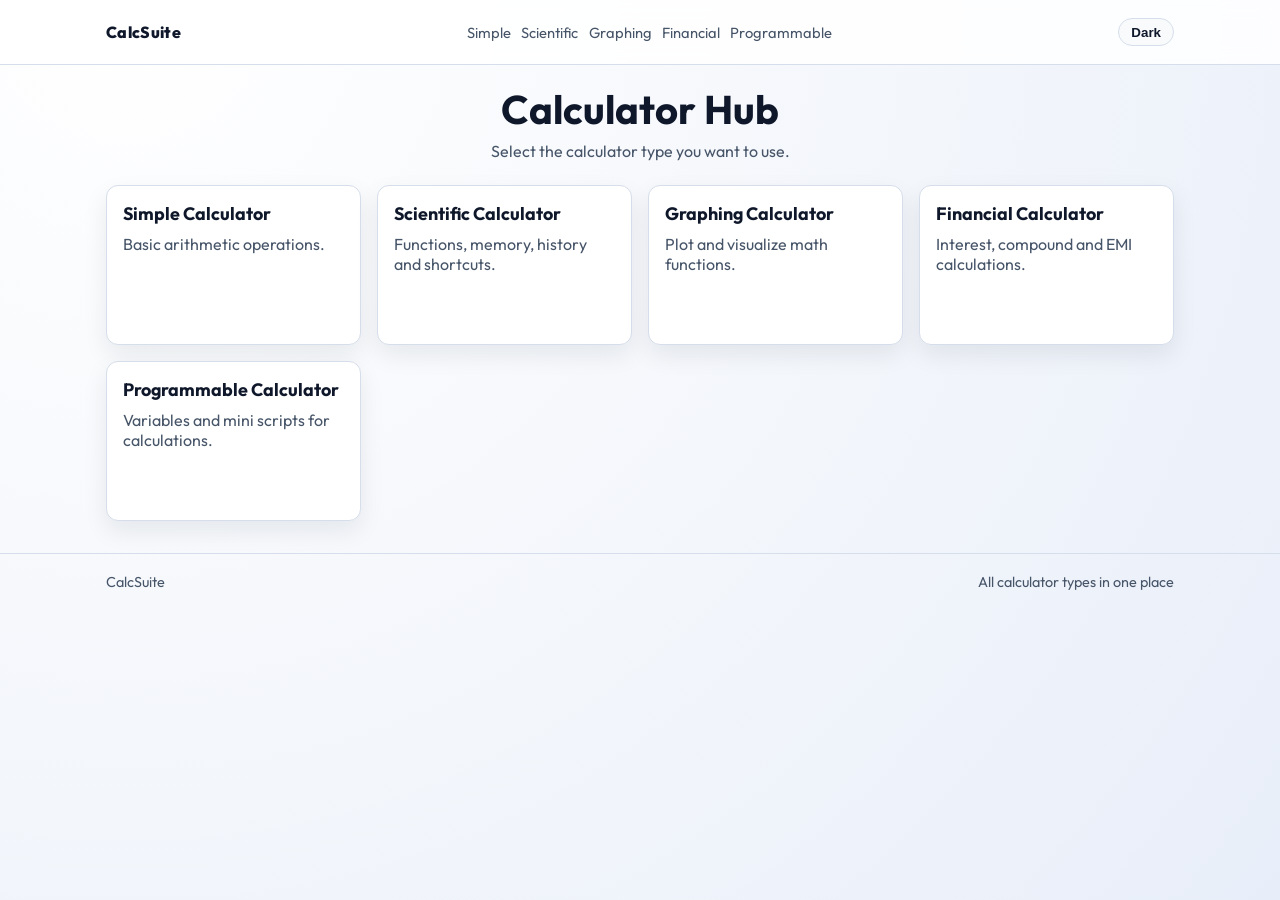
<file: index.html>
<!DOCTYPE html>
<html lang="en">
<head>
  <meta charset="UTF-8" />
  <meta name="viewport" content="width=device-width, initial-scale=1.0" />
  <title>Calculator Hub</title>
  <link rel="preconnect" href="https://fonts.googleapis.com" />
  <link rel="preconnect" href="https://fonts.gstatic.com" crossorigin />
  <link href="https://fonts.googleapis.com/css2?family=Outfit:wght@400;500;700&display=swap" rel="stylesheet" />
  <link rel="stylesheet" href="shared.css" />
  <link rel="stylesheet" href="landing.css" />
</head>
<body>
  <header class="site-header">
    <div class="shell header-row">
      <a class="brand" href="index.html">CalcSuite</a>
      <nav class="site-nav" aria-label="Main navigation">
        <a href="simple.html">Simple</a>
        <a href="scientific.html">Scientific</a>
        <a href="graphing.html">Graphing</a>
        <a href="financial.html">Financial</a>
        <a href="programmable.html">Programmable</a>
      </nav>
      <button class="theme-toggle" data-theme-toggle type="button">Dark</button>
    </div>
  </header>

  <main class="container">
    <header class="header">
      <h1>Calculator Hub</h1>
      <p>Select the calculator type you want to use.</p>
    </header>

    <section class="cards" aria-label="Calculator options">
      <a class="card" href="simple.html">
        <h2>Simple Calculator</h2>
        <p>Basic arithmetic operations.</p>
      </a>

      <a class="card" href="scientific.html">
        <h2>Scientific Calculator</h2>
        <p>Functions, memory, history and shortcuts.</p>
      </a>

      <a class="card" href="graphing.html">
        <h2>Graphing Calculator</h2>
        <p>Plot and visualize math functions.</p>
      </a>

      <a class="card" href="financial.html">
        <h2>Financial Calculator</h2>
        <p>Interest, compound and EMI calculations.</p>
      </a>

      <a class="card" href="programmable.html">
        <h2>Programmable Calculator</h2>
        <p>Variables and mini scripts for calculations.</p>
      </a>
    </section>
  </main>

  <footer class="site-footer">
    <div class="shell footer-row">
      <span>CalcSuite</span>
      <span>All calculator types in one place</span>
    </div>
  </footer>

  <script src="theme.js"></script>
</body>
</html>
</file>
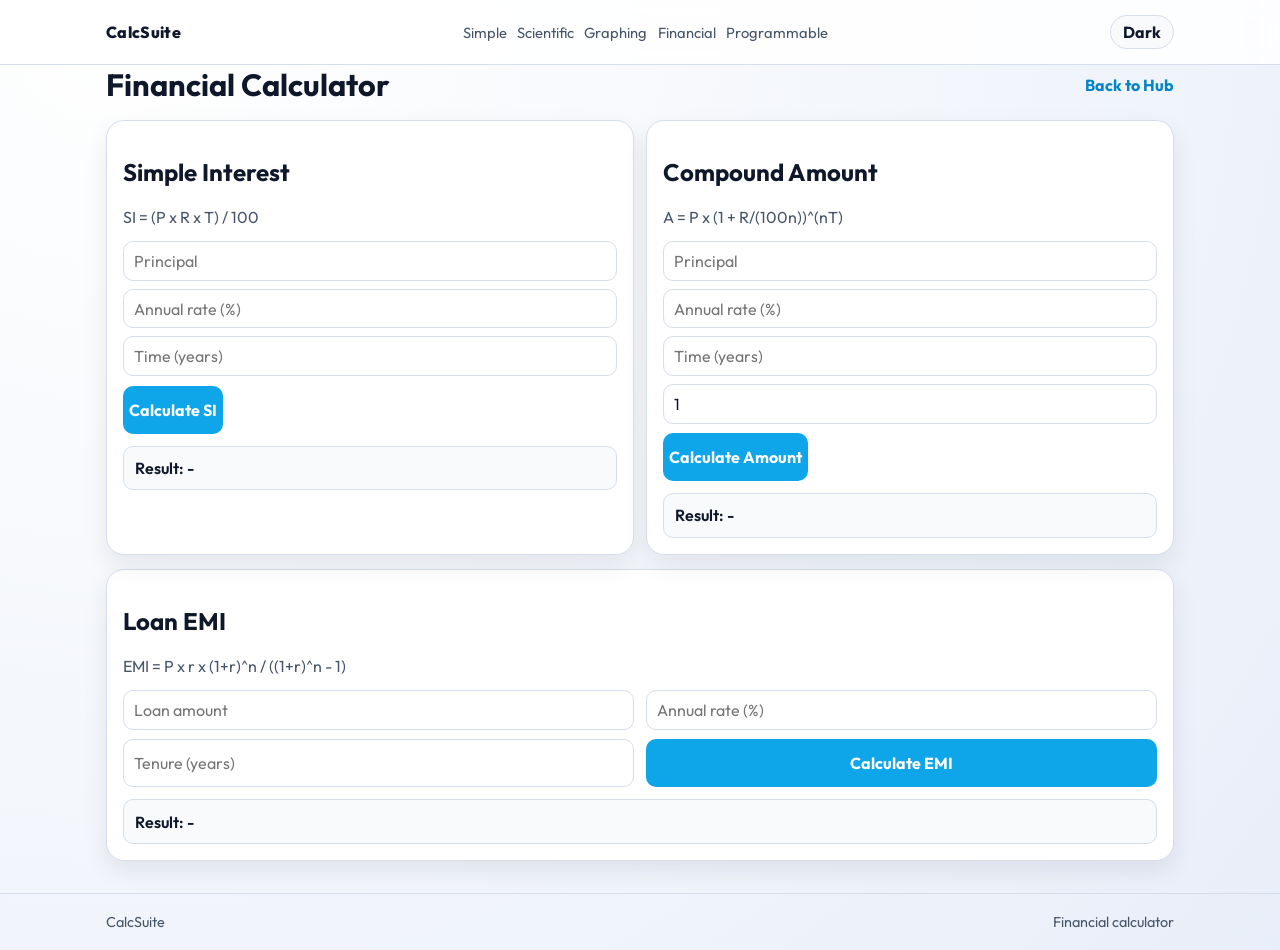
<file: financial.html>
<!DOCTYPE html>
<html lang="en">
<head>
  <meta charset="UTF-8" />
  <meta name="viewport" content="width=device-width, initial-scale=1.0" />
  <title>Financial Calculator</title>
  <link rel="preconnect" href="https://fonts.googleapis.com" />
  <link rel="preconnect" href="https://fonts.gstatic.com" crossorigin />
  <link href="https://fonts.googleapis.com/css2?family=Outfit:wght@400;500;700;800&display=swap" rel="stylesheet" />
  <link rel="stylesheet" href="shared.css" />
  <link rel="stylesheet" href="tool.css" />
</head>
<body>
  <header class="site-header">
    <div class="shell header-row">
      <a class="brand" href="index.html">CalcSuite</a>
      <nav class="site-nav" aria-label="Main navigation">
        <a href="simple.html">Simple</a>
        <a href="scientific.html">Scientific</a>
        <a href="graphing.html">Graphing</a>
        <a href="financial.html">Financial</a>
        <a href="programmable.html">Programmable</a>
      </nav>
      <button class="theme-toggle" data-theme-toggle type="button">Dark</button>
    </div>
  </header>

  <main class="page">
    <div class="topbar">
      <h1>Financial Calculator</h1>
      <a href="index.html">Back to Hub</a>
    </div>

    <div class="row">
      <section class="panel">
        <h2>Simple Interest</h2>
        <p class="subtitle">SI = (P x R x T) / 100</p>
        <input class="field" id="si-principal" type="number" placeholder="Principal" />
        <input class="field" id="si-rate" type="number" placeholder="Annual rate (%)" style="margin-top:0.5rem;" />
        <input class="field" id="si-time" type="number" placeholder="Time (years)" style="margin-top:0.5rem;" />
        <button class="btn" id="si-calc" type="button" style="margin-top:0.6rem;">Calculate SI</button>
        <div class="output" id="si-output">Result: -</div>
      </section>

      <section class="panel">
        <h2>Compound Amount</h2>
        <p class="subtitle">A = P x (1 + R/(100n))^(nT)</p>
        <input class="field" id="ci-principal" type="number" placeholder="Principal" />
        <input class="field" id="ci-rate" type="number" placeholder="Annual rate (%)" style="margin-top:0.5rem;" />
        <input class="field" id="ci-time" type="number" placeholder="Time (years)" style="margin-top:0.5rem;" />
        <input class="field" id="ci-frequency" type="number" placeholder="Compounds per year (n)" value="1" style="margin-top:0.5rem;" />
        <button class="btn" id="ci-calc" type="button" style="margin-top:0.6rem;">Calculate Amount</button>
        <div class="output" id="ci-output">Result: -</div>
      </section>
    </div>

    <section class="panel" style="margin-top:0.9rem;">
      <h2>Loan EMI</h2>
      <p class="subtitle">EMI = P x r x (1+r)^n / ((1+r)^n - 1)</p>
      <div class="row">
        <input class="field" id="emi-principal" type="number" placeholder="Loan amount" />
        <input class="field" id="emi-rate" type="number" placeholder="Annual rate (%)" />
      </div>
      <div class="row" style="margin-top:0.6rem;">
        <input class="field" id="emi-years" type="number" placeholder="Tenure (years)" />
        <button class="btn" id="emi-calc" type="button">Calculate EMI</button>
      </div>
      <div class="output" id="emi-output">Result: -</div>
    </section>
  </main>

  <footer class="site-footer">
    <div class="shell footer-row">
      <span>CalcSuite</span>
      <span>Financial calculator</span>
    </div>
  </footer>

  <script src="theme.js"></script>
  <script src="financial.js"></script>
</body>
</html>
</file>
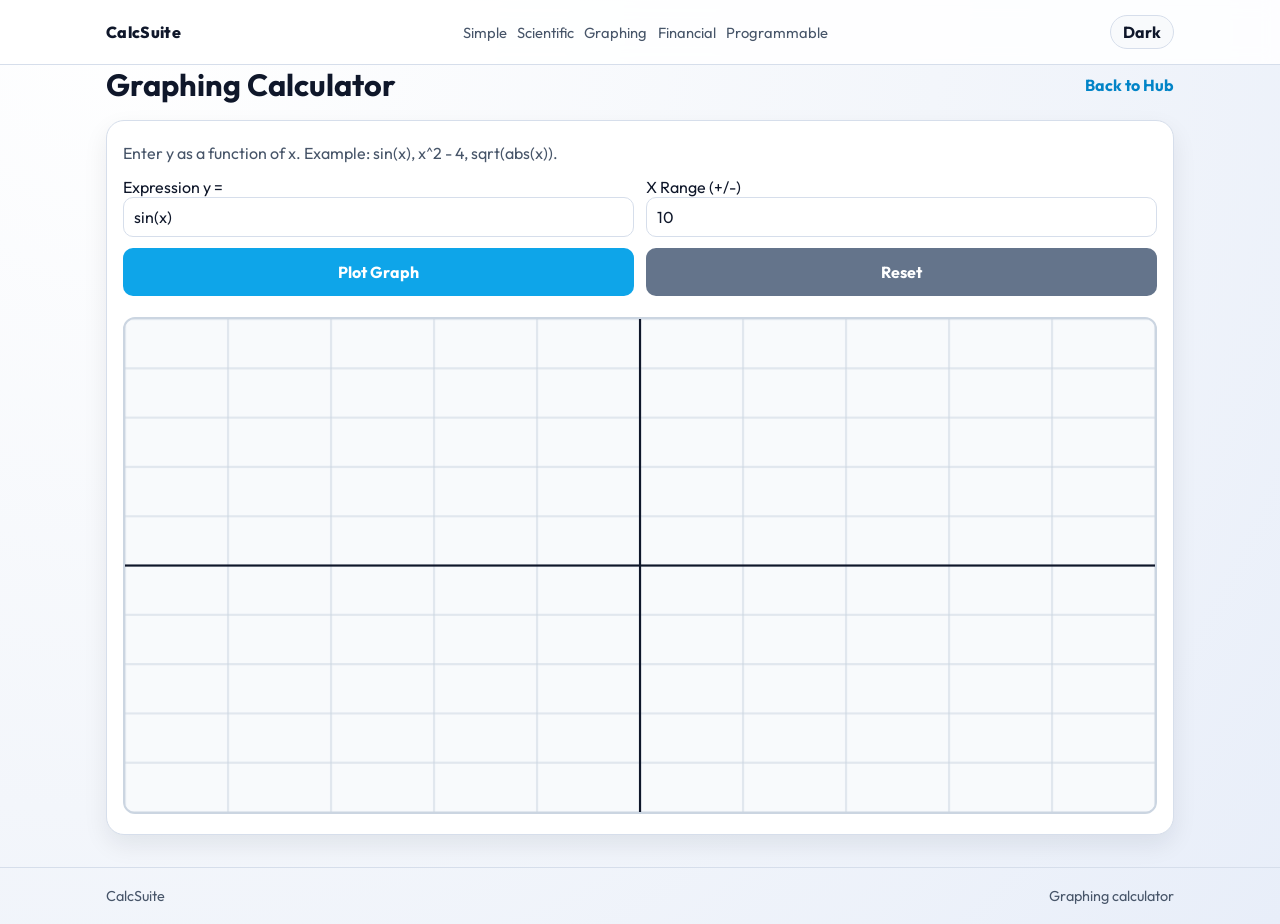
<file: graphing.html>
<!DOCTYPE html>
<html lang="en">
<head>
  <meta charset="UTF-8" />
  <meta name="viewport" content="width=device-width, initial-scale=1.0" />
  <title>Graphing Calculator</title>
  <link rel="preconnect" href="https://fonts.googleapis.com" />
  <link rel="preconnect" href="https://fonts.gstatic.com" crossorigin />
  <link href="https://fonts.googleapis.com/css2?family=Outfit:wght@400;500;700;800&display=swap" rel="stylesheet" />
  <link rel="stylesheet" href="shared.css" />
  <link rel="stylesheet" href="tool.css" />
</head>
<body>
  <header class="site-header">
    <div class="shell header-row">
      <a class="brand" href="index.html">CalcSuite</a>
      <nav class="site-nav" aria-label="Main navigation">
        <a href="simple.html">Simple</a>
        <a href="scientific.html">Scientific</a>
        <a href="graphing.html">Graphing</a>
        <a href="financial.html">Financial</a>
        <a href="programmable.html">Programmable</a>
      </nav>
      <button class="theme-toggle" data-theme-toggle type="button">Dark</button>
    </div>
  </header>

  <main class="page">
    <div class="topbar">
      <h1>Graphing Calculator</h1>
      <a href="index.html">Back to Hub</a>
    </div>

    <section class="panel">
      <p class="subtitle">Enter y as a function of x. Example: sin(x), x^2 - 4, sqrt(abs(x)).</p>
      <div class="row">
        <div>
          <label for="graph-expression">Expression y =</label>
          <input class="field" id="graph-expression" value="sin(x)" />
        </div>
        <div>
          <label for="graph-range">X Range (+/-)</label>
          <input class="field" id="graph-range" type="number" value="10" min="1" max="100" />
        </div>
      </div>
      <div class="row" style="margin-top: 0.7rem;">
        <button class="btn" id="plot-btn" type="button">Plot Graph</button>
        <button class="btn btn-muted" id="reset-btn" type="button">Reset</button>
      </div>
      <p class="subtitle" id="graph-message" style="margin-top:0.8rem;"></p>
      <canvas id="graph-canvas" width="960" height="460" style="width:100%;margin-top:0.4rem;border:2px solid #cbd5e1;border-radius:12px;background:#f8fafc;"></canvas>
    </section>
  </main>

  <footer class="site-footer">
    <div class="shell footer-row">
      <span>CalcSuite</span>
      <span>Graphing calculator</span>
    </div>
  </footer>

  <script src="theme.js"></script>
  <script src="graphing.js"></script>
</body>
</html>
</file>
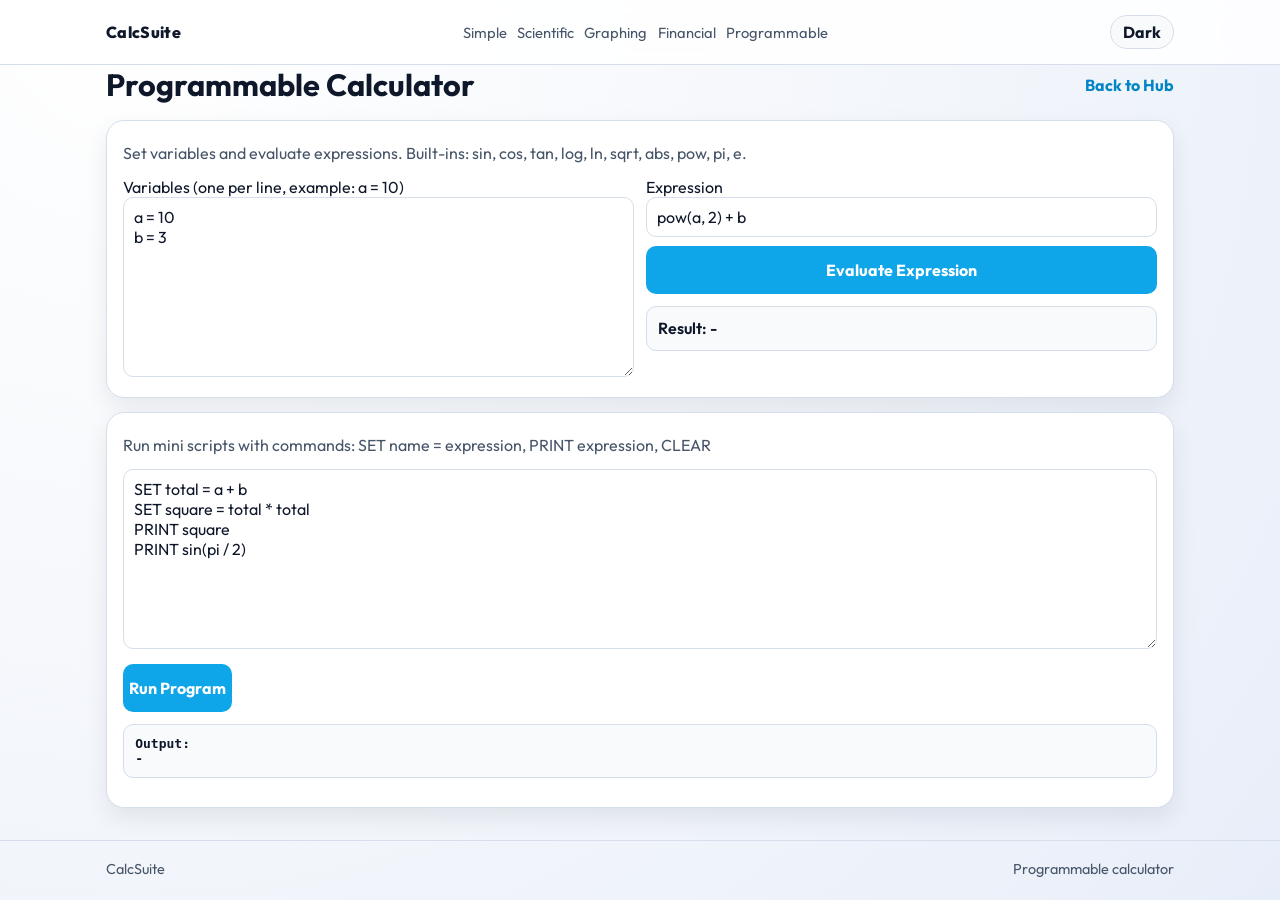
<file: programmable.html>
<!DOCTYPE html>
<html lang="en">
<head>
  <meta charset="UTF-8" />
  <meta name="viewport" content="width=device-width, initial-scale=1.0" />
  <title>Programmable Calculator</title>
  <link rel="preconnect" href="https://fonts.googleapis.com" />
  <link rel="preconnect" href="https://fonts.gstatic.com" crossorigin />
  <link href="https://fonts.googleapis.com/css2?family=Outfit:wght@400;500;700;800&display=swap" rel="stylesheet" />
  <link rel="stylesheet" href="shared.css" />
  <link rel="stylesheet" href="tool.css" />
</head>
<body>
  <header class="site-header">
    <div class="shell header-row">
      <a class="brand" href="index.html">CalcSuite</a>
      <nav class="site-nav" aria-label="Main navigation">
        <a href="simple.html">Simple</a>
        <a href="scientific.html">Scientific</a>
        <a href="graphing.html">Graphing</a>
        <a href="financial.html">Financial</a>
        <a href="programmable.html">Programmable</a>
      </nav>
      <button class="theme-toggle" data-theme-toggle type="button">Dark</button>
    </div>
  </header>

  <main class="page">
    <div class="topbar">
      <h1>Programmable Calculator</h1>
      <a href="index.html">Back to Hub</a>
    </div>

    <section class="panel">
      <p class="subtitle">Set variables and evaluate expressions. Built-ins: sin, cos, tan, log, ln, sqrt, abs, pow, pi, e.</p>
      <div class="row">
        <div>
          <label for="var-input">Variables (one per line, example: a = 10)</label>
          <textarea class="field" id="var-input" rows="8">a = 10
b = 3</textarea>
        </div>
        <div>
          <label for="expr-input">Expression</label>
          <input class="field" id="expr-input" value="pow(a, 2) + b" />
          <button class="btn" id="eval-expr" type="button" style="margin-top:0.6rem;width:100%;">Evaluate Expression</button>
          <div class="output" id="expr-output">Result: -</div>
        </div>
      </div>
    </section>

    <section class="panel" style="margin-top:0.9rem;">
      <p class="subtitle">Run mini scripts with commands: SET name = expression, PRINT expression, CLEAR</p>
      <textarea class="field" id="program-input" rows="8">SET total = a + b
SET square = total * total
PRINT square
PRINT sin(pi / 2)</textarea>
      <button class="btn" id="run-program" type="button" style="margin-top:0.7rem;">Run Program</button>
      <pre class="output" id="program-output">Output:
-</pre>
    </section>
  </main>

  <footer class="site-footer">
    <div class="shell footer-row">
      <span>CalcSuite</span>
      <span>Programmable calculator</span>
    </div>
  </footer>

  <script src="theme.js"></script>
  <script src="programmable.js"></script>
</body>
</html>
</file>
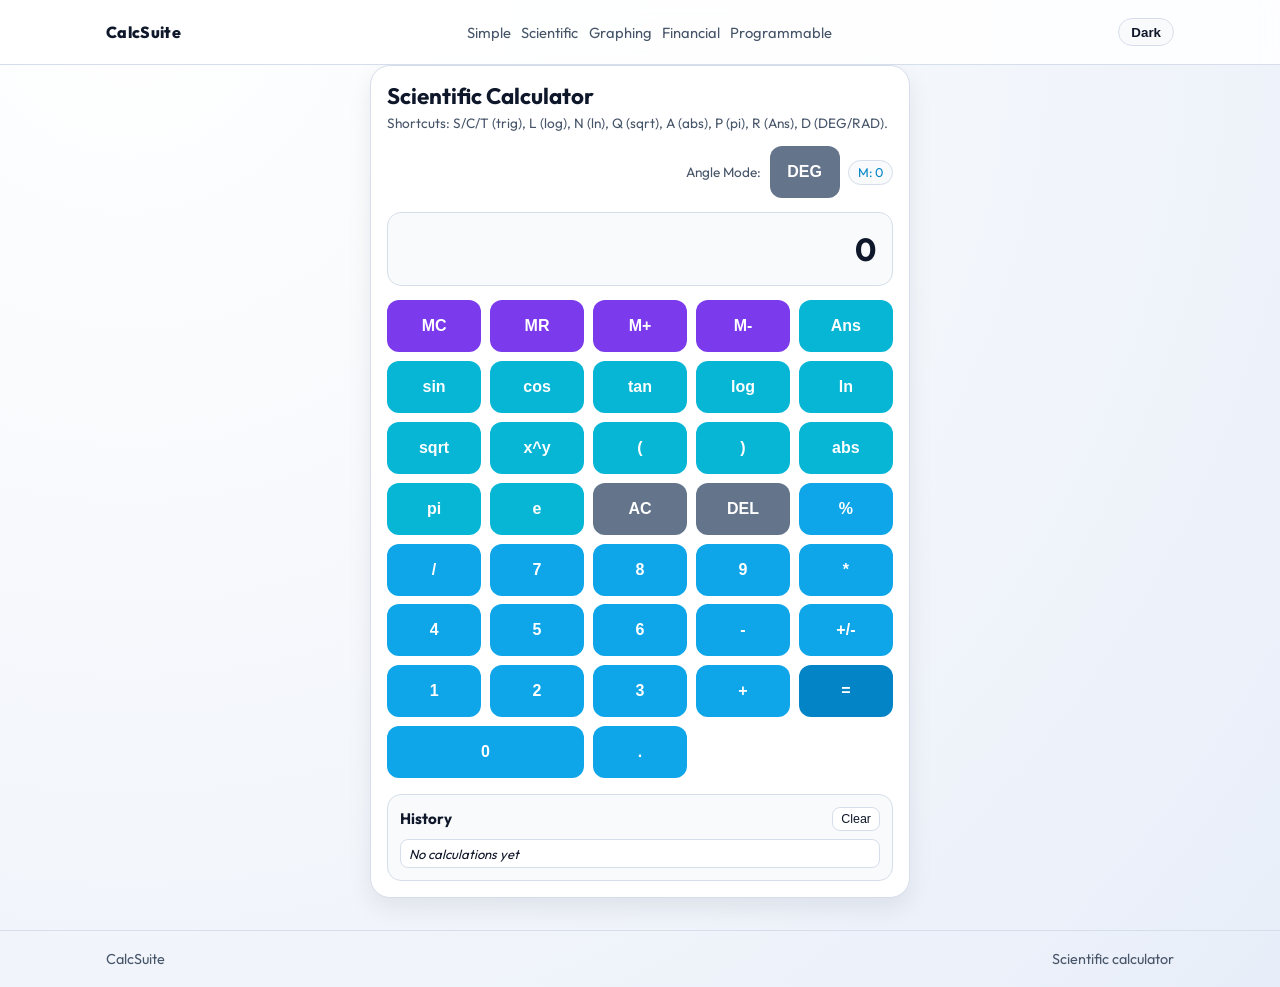
<file: scientific.html>
<!DOCTYPE html>
<html lang="en">
<head>
  <meta charset="UTF-8" />
  <meta name="viewport" content="width=device-width, initial-scale=1.0" />
  <title>Scientific Calculator</title>
  <link rel="preconnect" href="https://fonts.googleapis.com" />
  <link rel="preconnect" href="https://fonts.gstatic.com" crossorigin />
  <link href="https://fonts.googleapis.com/css2?family=Outfit:wght@400;500;700&display=swap" rel="stylesheet" />
  <link rel="stylesheet" href="shared.css" />
  <link rel="stylesheet" href="style.css" />
</head>
<body>
  <header class="site-header">
    <div class="shell header-row">
      <a class="brand" href="index.html">CalcSuite</a>
      <nav class="site-nav" aria-label="Main navigation">
        <a href="simple.html">Simple</a>
        <a href="scientific.html">Scientific</a>
        <a href="graphing.html">Graphing</a>
        <a href="financial.html">Financial</a>
        <a href="programmable.html">Programmable</a>
      </nav>
      <button class="theme-toggle" data-theme-toggle type="button">Dark</button>
    </div>
  </header>

  <main class="page">
    <section class="calculator" aria-label="Calculator">
      <h1>Scientific Calculator</h1>
      <p class="hint">Shortcuts: S/C/T (trig), L (log), N (ln), Q (sqrt), A (abs), P (pi), R (Ans), D (DEG/RAD).</p>

      <div class="status-row">
        <span class="mode-label">Angle Mode:</span>
        <button class="btn btn-action btn-mode" data-action="toggle-angle" id="angle-mode">DEG</button>
        <span class="memory-indicator" id="memory-indicator">M: 0</span>
      </div>

      <div class="display" id="display" aria-live="polite">0</div>

      <div class="buttons">
        <button class="btn btn-memory" data-action="memory-clear">MC</button>
        <button class="btn btn-memory" data-action="memory-recall">MR</button>
        <button class="btn btn-memory" data-action="memory-add">M+</button>
        <button class="btn btn-memory" data-action="memory-subtract">M-</button>
        <button class="btn btn-fn" data-action="use-answer">Ans</button>

        <button class="btn btn-fn" data-value="sin(">sin</button>
        <button class="btn btn-fn" data-value="cos(">cos</button>
        <button class="btn btn-fn" data-value="tan(">tan</button>
        <button class="btn btn-fn" data-value="log(">log</button>
        <button class="btn btn-fn" data-value="ln(">ln</button>

        <button class="btn btn-fn" data-value="sqrt(">sqrt</button>
        <button class="btn btn-fn" data-value="^">x^y</button>
        <button class="btn btn-fn" data-value="(">(</button>
        <button class="btn btn-fn" data-value=")">)</button>
        <button class="btn btn-fn" data-value="abs(">abs</button>

        <button class="btn btn-fn" data-value="pi">pi</button>
        <button class="btn btn-fn" data-value="e">e</button>
        <button class="btn btn-action" data-action="clear">AC</button>
        <button class="btn btn-action" data-action="delete">DEL</button>
        <button class="btn btn-op" data-value="%">%</button>

        <button class="btn btn-op" data-value="/">/</button>
        <button class="btn" data-value="7">7</button>
        <button class="btn" data-value="8">8</button>
        <button class="btn" data-value="9">9</button>
        <button class="btn btn-op" data-value="*">*</button>

        <button class="btn" data-value="4">4</button>
        <button class="btn" data-value="5">5</button>
        <button class="btn" data-value="6">6</button>
        <button class="btn btn-op" data-value="-">-</button>
        <button class="btn btn-op" data-action="toggle-sign">+/-</button>

        <button class="btn" data-value="1">1</button>
        <button class="btn" data-value="2">2</button>
        <button class="btn" data-value="3">3</button>
        <button class="btn btn-op" data-value="+">+</button>
        <button class="btn btn-equal" data-action="equals">=</button>

        <button class="btn btn-zero" data-value="0">0</button>
        <button class="btn" data-value=".">.</button>
      </div>

      <section class="history-panel" aria-label="Calculation history">
        <div class="history-header">
          <h2>History</h2>
          <button class="history-clear" id="clear-history" type="button">Clear</button>
        </div>
        <ul class="history-list" id="history-list"></ul>
      </section>

    </section>
  </main>

  <footer class="site-footer">
    <div class="shell footer-row">
      <span>CalcSuite</span>
      <span>Scientific calculator</span>
    </div>
  </footer>

  <script src="theme.js"></script>
  <script src="script.js"></script>
</body>
</html>
</file>
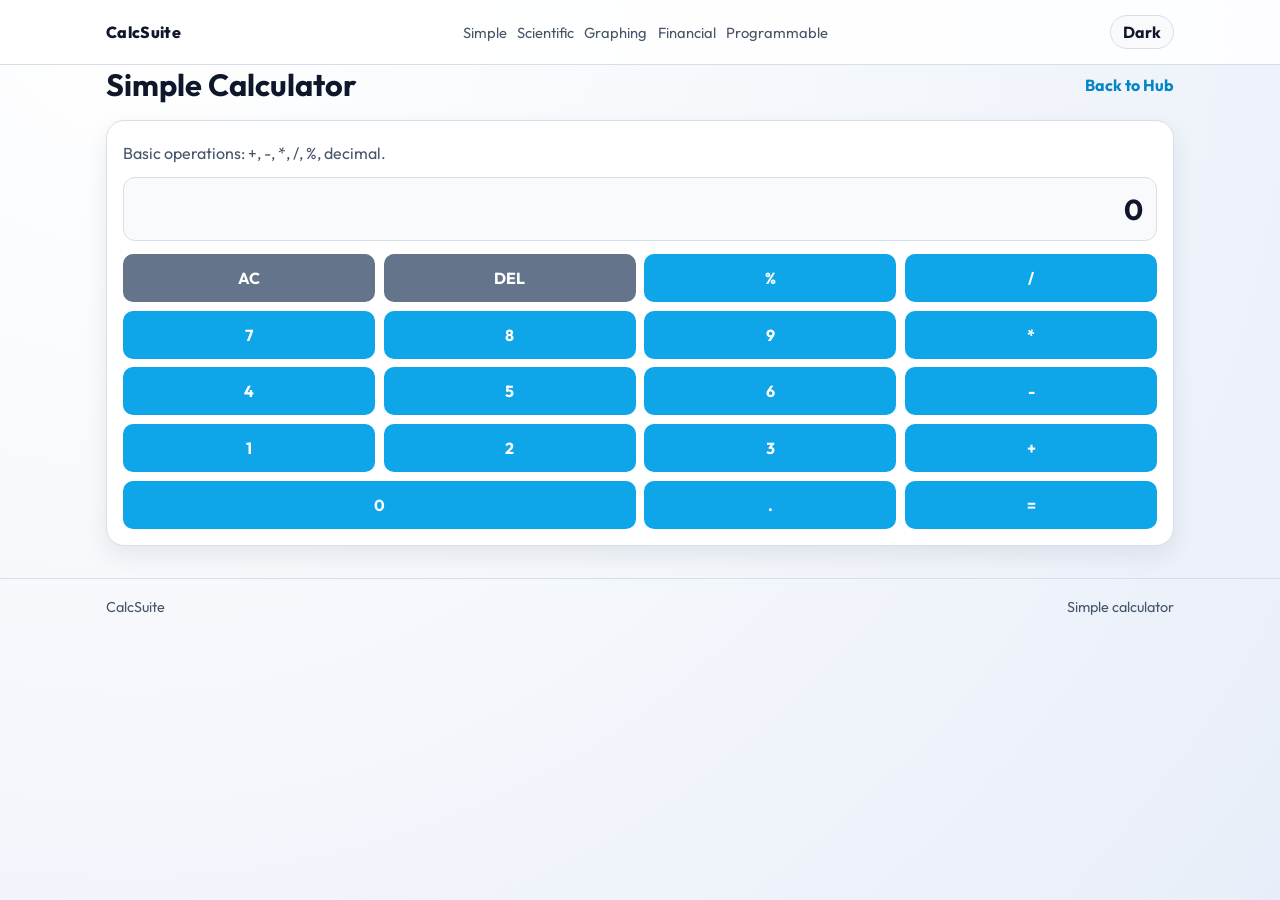
<file: simple.html>
<!DOCTYPE html>
<html lang="en">
<head>
  <meta charset="UTF-8" />
  <meta name="viewport" content="width=device-width, initial-scale=1.0" />
  <title>Simple Calculator</title>
  <link rel="preconnect" href="https://fonts.googleapis.com" />
  <link rel="preconnect" href="https://fonts.gstatic.com" crossorigin />
  <link href="https://fonts.googleapis.com/css2?family=Outfit:wght@400;500;700;800&display=swap" rel="stylesheet" />
  <link rel="stylesheet" href="shared.css" />
  <link rel="stylesheet" href="tool.css" />
</head>
<body>
  <header class="site-header">
    <div class="shell header-row">
      <a class="brand" href="index.html">CalcSuite</a>
      <nav class="site-nav" aria-label="Main navigation">
        <a href="simple.html">Simple</a>
        <a href="scientific.html">Scientific</a>
        <a href="graphing.html">Graphing</a>
        <a href="financial.html">Financial</a>
        <a href="programmable.html">Programmable</a>
      </nav>
      <button class="theme-toggle" data-theme-toggle type="button">Dark</button>
    </div>
  </header>

  <main class="page">
    <div class="topbar">
      <h1>Simple Calculator</h1>
      <a href="index.html">Back to Hub</a>
    </div>

    <section class="panel" aria-label="Simple calculator">
      <p class="subtitle">Basic operations: +, -, *, /, %, decimal.</p>
      <div class="display" id="simple-display" aria-live="polite">0</div>
      <div class="grid" style="grid-template-columns: repeat(4, 1fr);">
        <button class="btn btn-muted" data-action="clear">AC</button>
        <button class="btn btn-muted" data-action="delete">DEL</button>
        <button class="btn" data-value="%">%</button>
        <button class="btn" data-value="/">/</button>

        <button class="btn" data-value="7">7</button>
        <button class="btn" data-value="8">8</button>
        <button class="btn" data-value="9">9</button>
        <button class="btn" data-value="*">*</button>

        <button class="btn" data-value="4">4</button>
        <button class="btn" data-value="5">5</button>
        <button class="btn" data-value="6">6</button>
        <button class="btn" data-value="-">-</button>

        <button class="btn" data-value="1">1</button>
        <button class="btn" data-value="2">2</button>
        <button class="btn" data-value="3">3</button>
        <button class="btn" data-value="+">+</button>

        <button class="btn" style="grid-column: span 2;" data-value="0">0</button>
        <button class="btn" data-value=".">.</button>
        <button class="btn" data-action="equals">=</button>
      </div>
    </section>
  </main>

  <footer class="site-footer">
    <div class="shell footer-row">
      <span>CalcSuite</span>
      <span>Simple calculator</span>
    </div>
  </footer>

  <script src="theme.js"></script>
  <script src="simple.js"></script>
</body>
</html>
</file>
<file: shared.css>
:root {
  --bg: #f3f6fb;
  --bg-gradient: radial-gradient(circle at 10% 0%, #ffffff 0%, #f3f6fb 55%, #e8eef9 100%);
  --text: #0f172a;
  --muted: #475569;
  --surface: #ffffff;
  --surface-2: #f8fafc;
  --border: #d6deeb;
  --shadow: 0 10px 24px rgba(15, 23, 42, 0.08);
  --primary: #0ea5e9;
  --primary-strong: #0284c7;
}

:root[data-theme="dark"] {
  --bg: #0b1220;
  --bg-gradient: radial-gradient(circle at 10% 0%, #17233a 0%, #0b1220 60%, #070d17 100%);
  --text: #e2e8f0;
  --muted: #94a3b8;
  --surface: #111a2c;
  --surface-2: #1a2740;
  --border: #2a3b5c;
  --shadow: 0 14px 26px rgba(2, 6, 23, 0.45);
  --primary: #38bdf8;
  --primary-strong: #0ea5e9;
}

* {
  box-sizing: border-box;
}

html,
body {
  margin: 0;
  min-height: 100%;
}

body {
  font-family: "Outfit", sans-serif;
  color: var(--text);
  background: var(--bg-gradient);
}

.shell {
  width: min(1100px, 100%);
  margin: 0 auto;
  padding-left: 1rem;
  padding-right: 1rem;
}

.site-header {
  border-bottom: 1px solid var(--border);
  background: color-mix(in srgb, var(--surface) 86%, transparent);
  backdrop-filter: blur(8px);
  position: sticky;
  top: 0;
  z-index: 10;
}

.header-row {
  min-height: 64px;
  display: flex;
  align-items: center;
  justify-content: space-between;
  gap: 0.75rem;
}

.brand {
  text-decoration: none;
  color: var(--text);
  font-weight: 800;
  letter-spacing: 0.02em;
}

.site-nav {
  display: flex;
  flex-wrap: wrap;
  gap: 0.65rem;
}

.site-nav a {
  text-decoration: none;
  color: var(--muted);
  font-size: 0.92rem;
}

.site-nav a:hover {
  color: var(--text);
}

.theme-toggle {
  border: 1px solid var(--border);
  background: var(--surface-2);
  color: var(--text);
  border-radius: 999px;
  padding: 0.35rem 0.75rem;
  font-weight: 700;
  cursor: pointer;
}

main {
  padding-top: 1.2rem;
  padding-bottom: 1.5rem;
}

.site-footer {
  border-top: 1px solid var(--border);
  color: var(--muted);
}

.footer-row {
  min-height: 56px;
  display: flex;
  align-items: center;
  justify-content: space-between;
  gap: 0.75rem;
  font-size: 0.9rem;
}

@media (max-width: 880px) {
  .site-nav {
    display: none;
  }
}
</file>
<file: landing.css>
.container {
  width: min(1100px, 100%);
  margin: 0 auto;
  padding: 1.2rem 1rem 2rem;
}

.header {
  text-align: center;
  margin-bottom: 1.5rem;
}

.header h1 {
  margin: 0;
  font-size: clamp(1.8rem, 4vw, 2.5rem);
}

.header p {
  margin: 0.45rem 0 0;
  color: var(--muted);
}

.cards {
  display: grid;
  grid-template-columns: repeat(auto-fit, minmax(220px, 1fr));
  gap: 1rem;
}

.card {
  display: block;
  text-decoration: none;
  color: inherit;
  background: var(--surface);
  border: 1px solid var(--border);
  border-radius: 12px;
  padding: 1rem;
  min-height: 160px;
  box-shadow: var(--shadow);
  transition: transform 0.15s ease, border-color 0.15s ease;
}

.card:hover {
  transform: translateY(-3px);
  border-color: var(--accent);
}

.card h2 {
  margin: 0;
  font-size: 1.12rem;
}

.card p {
  margin: 0.55rem 0 0;
  color: var(--muted);
}
</file>
<file: tool.css>
.page {
  width: min(1100px, 100%);
  margin: 0 auto;
  padding: 0 1rem 2rem;
}

.topbar {
  display: flex;
  align-items: center;
  justify-content: space-between;
  gap: 0.75rem;
  margin-bottom: 1rem;
}

.topbar a {
  color: var(--primary-strong);
  text-decoration: none;
  font-weight: 700;
}

.panel {
  background: var(--surface);
  border: 1px solid var(--border);
  border-radius: 18px;
  padding: 1rem;
  box-shadow: var(--shadow);
}

h1 {
  margin: 0;
  font-size: clamp(1.4rem, 2.4vw, 2rem);
}

.subtitle {
  margin: 0.35rem 0 0.9rem;
  color: var(--muted);
}

.display {
  width: 100%;
  min-height: 64px;
  border-radius: 12px;
  padding: 0.8rem;
  text-align: right;
  font-size: clamp(1.45rem, 3vw, 1.8rem);
  font-weight: 700;
  border: 1px solid var(--border);
  background: var(--surface-2);
  overflow-wrap: anywhere;
}

.grid {
  margin-top: 0.8rem;
  display: grid;
  gap: 0.55rem;
}

button,
input,
textarea,
select {
  font: inherit;
}

.btn {
  border: none;
  border-radius: 10px;
  min-height: 48px;
  cursor: pointer;
  font-weight: 700;
  color: #fff;
  background: var(--primary);
}

.btn:hover {
  background: var(--primary-strong);
}

.btn-muted {
  background: #64748b;
}

.btn-muted:hover {
  background: #475569;
}

.field {
  width: 100%;
  border: 1px solid var(--border);
  border-radius: 10px;
  padding: 0.55rem 0.65rem;
  background: var(--surface);
  color: var(--text);
}

.row {
  display: grid;
  grid-template-columns: repeat(2, minmax(0, 1fr));
  gap: 0.7rem;
}

.output {
  margin-top: 0.75rem;
  border: 1px solid var(--border);
  border-radius: 10px;
  padding: 0.7rem;
  background: var(--surface-2);
  font-weight: 600;
}

@media (max-width: 720px) {
  .row {
    grid-template-columns: 1fr;
  }
}
</file>
<file: style.css>
.page {
  width: min(1100px, 100%);
  margin: 0 auto;
  padding: 0 1rem 2rem;
}

.calculator {
  width: min(540px, 100%);
  margin: 0 auto;
  background: var(--surface);
  border: 1px solid var(--border);
  border-radius: 20px;
  padding: 1rem;
  box-shadow: var(--shadow);
}

h1 {
  margin: 0;
  font-size: 1.4rem;
}

.hint {
  margin: 0.25rem 0 0.9rem;
  color: var(--muted);
  font-size: 0.85rem;
}

.status-row {
  display: flex;
  align-items: center;
  justify-content: flex-end;
  flex-wrap: wrap;
  gap: 0.55rem;
  margin-bottom: 0.85rem;
}

.mode-label {
  color: var(--muted);
  font-size: 0.85rem;
}

.btn-mode {
  min-height: 36px;
  min-width: 70px;
  padding: 0.25rem 0.5rem;
  font-size: 0.85rem;
}

.memory-indicator {
  color: var(--primary-strong);
  font-size: 0.8rem;
  border: 1px solid var(--border);
  border-radius: 999px;
  padding: 0.2rem 0.55rem;
  background: var(--surface-2);
}

.display {
  width: 100%;
  min-height: 72px;
  border-radius: 14px;
  margin-bottom: 0.9rem;
  padding: 1rem;
  background: var(--surface-2);
  border: 1px solid var(--border);
  color: var(--text);
  font-size: clamp(1.6rem, 3vw, 2rem);
  font-weight: 700;
  text-align: right;
  overflow-wrap: anywhere;
}

.buttons {
  display: grid;
  grid-template-columns: repeat(5, 1fr);
  gap: 0.55rem;
}

.btn {
  border: none;
  border-radius: 12px;
  background: var(--primary);
  color: #fff;
  min-height: 52px;
  font-size: 1rem;
  font-weight: 600;
  cursor: pointer;
  transition: transform 0.15s ease, opacity 0.2s ease;
}

.btn:hover {
  opacity: 0.92;
  transform: translateY(-1px);
}

.btn:active {
  transform: translateY(0);
}

.btn-op {
  background: #0ea5e9;
}

.btn-fn {
  background: #06b6d4;
}

.btn-memory {
  background: #7c3aed;
}

.btn-action {
  background: #64748b;
}

.btn-equal {
  background: var(--primary-strong);
}

.btn-zero {
  grid-column: span 2;
}

.history-panel {
  margin-top: 1rem;
  border: 1px solid var(--border);
  border-radius: 14px;
  padding: 0.75rem;
  background: var(--surface-2);
}

.history-header {
  display: flex;
  align-items: center;
  justify-content: space-between;
  margin-bottom: 0.5rem;
}

.history-header h2 {
  margin: 0;
  font-size: 0.95rem;
}

.history-clear {
  border: 1px solid var(--border);
  border-radius: 8px;
  background: var(--surface);
  color: var(--text);
  font-size: 0.78rem;
  padding: 0.25rem 0.5rem;
  cursor: pointer;
}

.history-list {
  list-style: none;
  margin: 0;
  padding: 0;
  max-height: 130px;
  overflow-y: auto;
  display: flex;
  flex-direction: column;
  gap: 0.4rem;
}

.history-list li {
  font-size: 0.82rem;
  color: var(--text);
  background: var(--surface);
  border: 1px solid var(--border);
  border-radius: 8px;
  padding: 0.35rem 0.5rem;
  word-break: break-word;
}

.history-empty {
  color: var(--muted);
  font-style: italic;
}

@media (max-width: 420px) {
  .btn {
    min-height: 48px;
    font-size: 0.9rem;
  }
}
</file>
